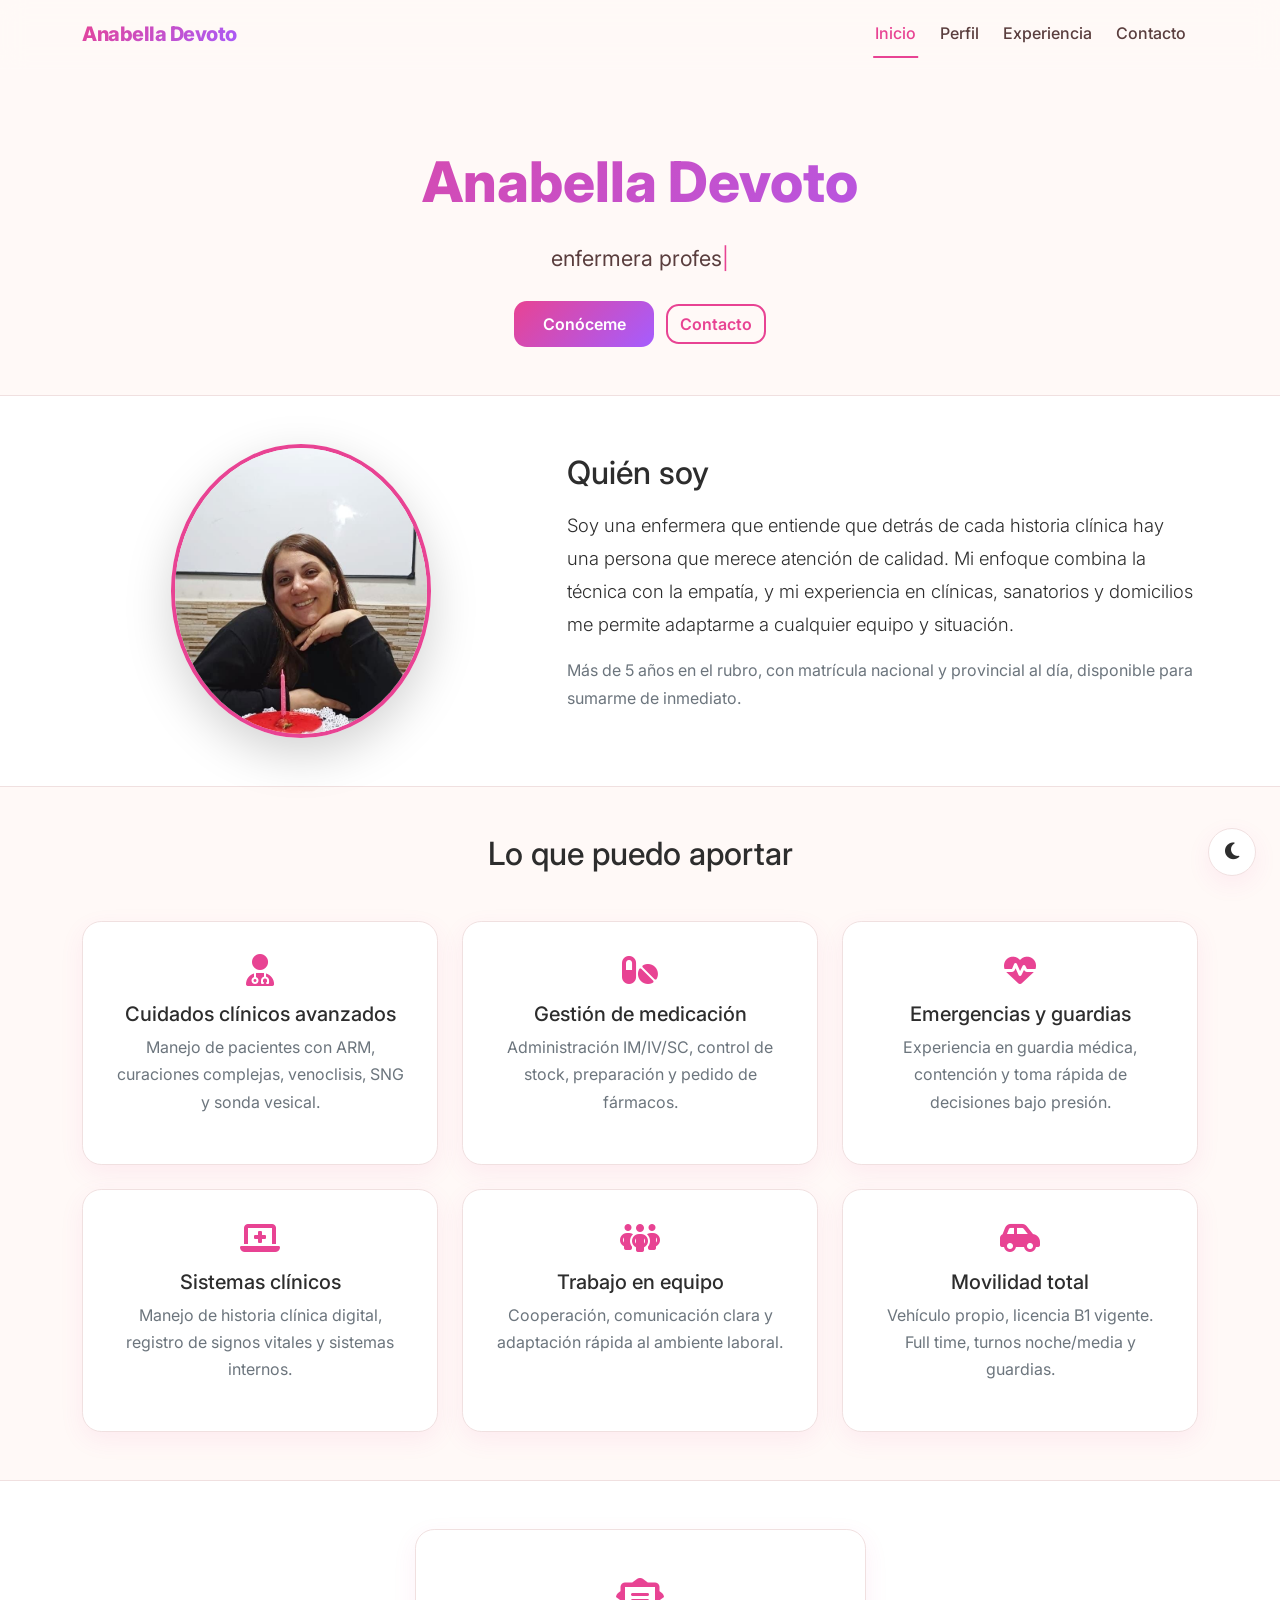
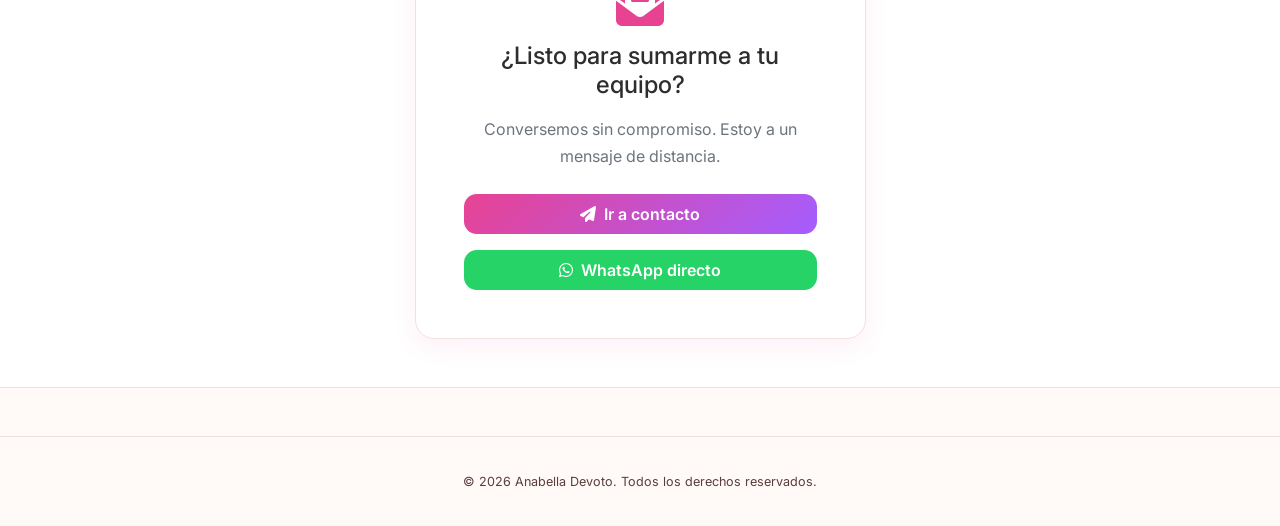
<file: index.html>
<!DOCTYPE html>
<html lang="es">
<head>
  <meta charset="UTF-8">
  <meta name="viewport" content="width=device-width, initial-scale=1.0">
  <title>Anabella Devoto | Enfermera Profesional</title>

  <!-- Meta tags anti-bots y de seguridad -->
  <meta name="robots" content="noindex, nofollow, noarchive, nosnippet">
  <meta http-equiv="Cache-Control" content="no-cache, no-store, must-revalidate">
  <meta http-equiv="Pragma" content="no-cache">
  <meta http-equiv="Expires" content="0">
  <meta name="description" content="Portafolio de Anabella Devoto, enfermera con más de 5 años de experiencia. Full time, vehículo propio. Contactala ahora.">
  <meta property="og:title" content="Anabella Devoto | Enfermera Profesional">
  <meta property="og:description" content="Vocación, experiencia y disponibilidad inmediata. Tu próxima enfermera está acá.">
  <meta property="og:image" content="assets/images/anabella-perfil.png">
  <meta property="og:type" content="website">
  <meta property="og:url" content="https://web1930.github.io/">

  <link href="https://cdn.jsdelivr.net/npm/bootstrap@5.3.3/dist/css/bootstrap.min.css" rel="stylesheet">
  <link rel="stylesheet" href="https://cdnjs.cloudflare.com/ajax/libs/font-awesome/6.5.1/css/all.min.css">
  <link rel="preconnect" href="https://fonts.googleapis.com">
  <link rel="preconnect" href="https://fonts.gstatic.com" crossorigin>
  <link href="https://fonts.googleapis.com/css2?family=Inter:wght@400;500;600;700;800&display=swap" rel="stylesheet">
  <link rel="stylesheet" href="assets/css/estilos.css">
</head>
<body>

  <nav class="navbar navbar-expand-lg sticky-top">
    <div class="container">
      <a class="navbar-brand" href="index.html">Anabella Devoto</a>
      <button class="navbar-toggler" type="button" data-bs-toggle="collapse" data-bs-target="#navbarNav"
              aria-controls="navbarNav" aria-expanded="false" aria-label="Menú de navegación">
        <span class="navbar-toggler-icon"></span>
      </button>
      <div class="collapse navbar-collapse" id="navbarNav">
        <ul class="navbar-nav ms-auto">
          <li class="nav-item"><a class="nav-link active" href="index.html">Inicio</a></li>
          <li class="nav-item"><a class="nav-link" href="perfil.html">Perfil</a></li>
          <li class="nav-item"><a class="nav-link" href="experiencia.html">Experiencia</a></li>
          <li class="nav-item"><a class="nav-link" href="contacto.html">Contacto</a></li>
        </ul>
      </div>
    </div>
  </nav>

  <!-- Hero -->
  <section class="hero-section">
    <div class="container">
      <h1 class="hero-name">Anabella Devoto</h1>
      <p class="hero-description">
        <span id="typed-text"></span><span class="typed-cursor">|</span>
      </p>
      <div class="mt-4">
        <a href="perfil.html" class="btn btn-primary me-2">Conóceme</a>
        <a href="contacto.html" class="btn btn-outline-primary">Contacto</a>
      </div>
    </div>
  </section>

  <!-- Quién soy -->
  <section class="py-5 bg-light-custom">
    <div class="container">
      <div class="row align-items-center g-5">
        <div class="col-md-5 text-center">
          <img src="assets/images/anabella-perfil.png" alt="Anabella Devoto" class="img-fluid rounded-circle shadow-lg" style="max-width: 260px; border: 4px solid var(--accent);">
        </div>
        <div class="col-md-7">
          <h2 class="mb-3">Quién soy</h2>
          <p class="lead" style="font-size: 1.15rem; line-height: 1.8;">
            Soy una enfermera que entiende que detrás de cada historia clínica hay una persona que merece atención de calidad.
            Mi enfoque combina la técnica con la empatía, y mi experiencia en clínicas, sanatorios y domicilios me permite adaptarme a cualquier equipo y situación.
          </p>
          <p class="text-secondary">
            Más de 5 años en el rubro, con matrícula nacional y provincial al día, disponible para sumarme de inmediato.
          </p>
        </div>
      </div>
    </div>
  </section>

  <!-- Lo que puedo aportar -->
  <section class="py-5">
    <div class="container">
      <h2 class="text-center mb-5">Lo que puedo aportar</h2>
      <div class="row g-4">
        <div class="col-md-4">
          <div class="custom-card text-center h-100">
            <i class="fa-solid fa-user-doctor fa-2x mb-3" style="color: var(--accent);"></i>
            <h3 class="h5">Cuidados clínicos avanzados</h3>
            <p class="text-secondary">Manejo de pacientes con ARM, curaciones complejas, venoclisis, SNG y sonda vesical.</p>
          </div>
        </div>
        <div class="col-md-4">
          <div class="custom-card text-center h-100">
            <i class="fa-solid fa-pills fa-2x mb-3" style="color: var(--accent);"></i>
            <h3 class="h5">Gestión de medicación</h3>
            <p class="text-secondary">Administración IM/IV/SC, control de stock, preparación y pedido de fármacos.</p>
          </div>
        </div>
        <div class="col-md-4">
          <div class="custom-card text-center h-100">
            <i class="fa-solid fa-heart-pulse fa-2x mb-3" style="color: var(--accent);"></i>
            <h3 class="h5">Emergencias y guardias</h3>
            <p class="text-secondary">Experiencia en guardia médica, contención y toma rápida de decisiones bajo presión.</p>
          </div>
        </div>
        <div class="col-md-4">
          <div class="custom-card text-center h-100">
            <i class="fa-solid fa-laptop-medical fa-2x mb-3" style="color: var(--accent);"></i>
            <h3 class="h5">Sistemas clínicos</h3>
            <p class="text-secondary">Manejo de historia clínica digital, registro de signos vitales y sistemas internos.</p>
          </div>
        </div>
        <div class="col-md-4">
          <div class="custom-card text-center h-100">
            <i class="fa-solid fa-people-group fa-2x mb-3" style="color: var(--accent);"></i>
            <h3 class="h5">Trabajo en equipo</h3>
            <p class="text-secondary">Cooperación, comunicación clara y adaptación rápida al ambiente laboral.</p>
          </div>
        </div>
        <div class="col-md-4">
          <div class="custom-card text-center h-100">
            <i class="fa-solid fa-car-side fa-2x mb-3" style="color: var(--accent);"></i>
            <h3 class="h5">Movilidad total</h3>
            <p class="text-secondary">Vehículo propio, licencia B1 vigente. Full time, turnos noche/media y guardias.</p>
          </div>
        </div>
      </div>
    </div>
  </section>

  <!-- Tarjeta de contacto (enganche final) -->
  <section class="py-5 bg-light-custom">
    <div class="container">
      <div class="row justify-content-center">
        <div class="col-md-6 col-lg-5">
          <div class="custom-card text-center p-4 p-md-5">
            <i class="fa-solid fa-envelope-open-text fa-3x mb-3" style="color: var(--accent);"></i>
            <h2 class="h4 mb-3">¿Listo para sumarme a tu equipo?</h2>
            <p class="text-secondary mb-4">Conversemos sin compromiso. Estoy a un mensaje de distancia.</p>
            <a href="contacto.html" class="btn btn-primary w-100 py-2">
              <i class="fa-solid fa-paper-plane me-2"></i>Ir a contacto
            </a>
            <!-- WhatsApp link protegido (se llenará con JS) -->
            <a id="whatsapp-link" href="#" target="_blank" rel="noopener noreferrer" class="btn btn-success w-100 mt-3 py-2">
              <i class="fa-brands fa-whatsapp me-2"></i>WhatsApp directo
            </a>
          </div>
        </div>
      </div>
    </div>
  </section>

  <button id="theme-toggle" class="theme-toggle" aria-label="Cambiar tema">
    <i class="fa-solid fa-moon"></i>
  </button>

  <footer class="footer">
    <div class="container">
      <small>&copy; 2026 Anabella Devoto. Todos los derechos reservados.</small>
    </div>
  </footer>

  <script src="https://cdn.jsdelivr.net/npm/bootstrap@5.3.3/dist/js/bootstrap.bundle.min.js"></script>
  <script src="assets/js/main.js"></script>
</body>
</html>
</file>
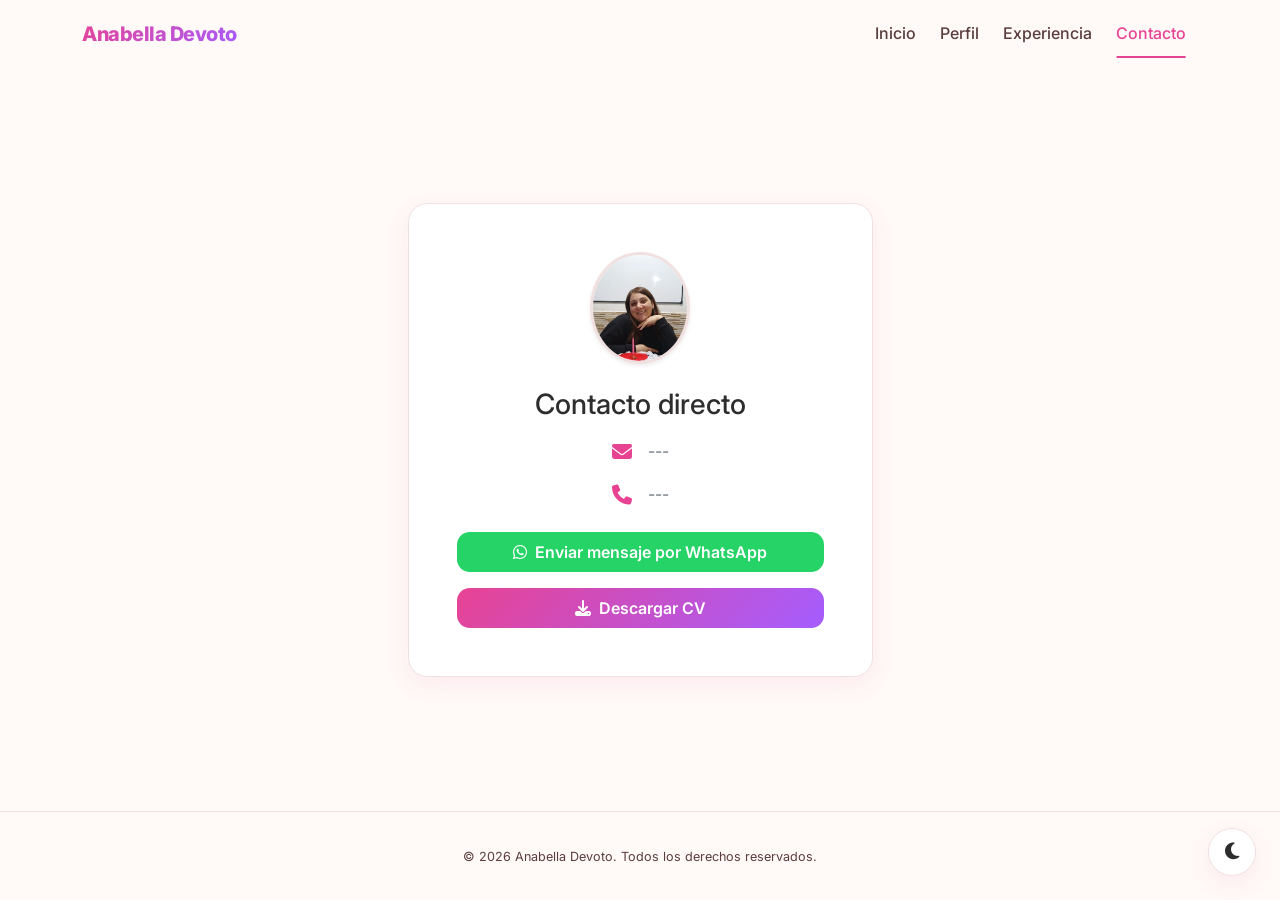
<file: contacto.html>
<!DOCTYPE html>
<html lang="es">
<head>
  <meta charset="UTF-8">
  <meta name="viewport" content="width=device-width, initial-scale=1.0">
  <title>Contacto | Anabella Devoto</title>

  <meta name="robots" content="noindex, nofollow, noarchive, nosnippet">
  <meta http-equiv="Cache-Control" content="no-cache, no-store, must-revalidate">
  <meta http-equiv="Pragma" content="no-cache">
  <meta http-equiv="Expires" content="0">
  <meta name="description" content="Contactá a Anabella Devoto directamente por WhatsApp o correo electrónico. Descargá su CV actualizado.">
  <meta property="og:title" content="Contacto | Anabella Devoto">
  <meta property="og:description" content="Escribile a Anabella para oportunidades laborales en el sector salud.">
  <meta property="og:image" content="assets/images/anabella-perfil.png">
  <meta property="og:type" content="website">
  <meta property="og:url" content="https://web1930.github.io/contacto.html">

  <link href="https://cdn.jsdelivr.net/npm/bootstrap@5.3.3/dist/css/bootstrap.min.css" rel="stylesheet">
  <link rel="stylesheet" href="https://cdnjs.cloudflare.com/ajax/libs/font-awesome/6.5.1/css/all.min.css">
  <link href="https://fonts.googleapis.com/css2?family=Inter:wght@400;500;600;700;800&display=swap" rel="stylesheet">
  <link rel="stylesheet" href="assets/css/estilos.css">
</head>
<body class="d-flex flex-column min-vh-100">

  <nav class="navbar navbar-expand-lg sticky-top">
    <div class="container">
      <a class="navbar-brand" href="index.html">Anabella Devoto</a>
      <button class="navbar-toggler" type="button" data-bs-toggle="collapse" data-bs-target="#navbarNav"
              aria-controls="navbarNav" aria-expanded="false" aria-label="Menú de navegación">
        <span class="navbar-toggler-icon"></span>
      </button>
      <div class="collapse navbar-collapse" id="navbarNav">
        <ul class="navbar-nav ms-auto">
          <li class="nav-item"><a class="nav-link" href="index.html">Inicio</a></li>
          <li class="nav-item"><a class="nav-link" href="perfil.html">Perfil</a></li>
          <li class="nav-item"><a class="nav-link" href="experiencia.html">Experiencia</a></li>
          <li class="nav-item"><a class="nav-link active" href="contacto.html">Contacto</a></li>
        </ul>
      </div>
    </div>
  </nav>

  <main class="container flex-grow-1 d-flex align-items-center justify-content-center py-5">
    <div class="col-md-6 col-lg-5">
      <div class="custom-card text-center p-4 p-md-5">
        <img src="assets/images/anabella-perfil.png" alt="Anabella Devoto" class="rounded-circle shadow-sm mb-4" width="100" height="100" style="object-fit: cover;">
        <h1 class="h3 mb-3">Contacto directo</h1>
        
        <!-- Email (se cargará con JS) -->
        <div class="d-flex align-items-center justify-content-center mb-3">
          <i class="fa-solid fa-envelope fa-lg me-3" style="color: var(--accent);"></i>
          <a id="email-link" href="#" class="text-decoration-none text-secondary">---</a>
        </div>
        
        <!-- Teléfono (se cargará con JS) -->
        <div class="d-flex align-items-center justify-content-center mb-4">
          <i class="fa-solid fa-phone fa-lg me-3" style="color: var(--accent);"></i>
          <span id="phone-display" class="text-secondary">---</span>
        </div>

        <!-- Botón de WhatsApp (se llenará con JS) -->
        <a id="whatsapp-link" href="#" target="_blank" rel="noopener noreferrer" class="btn btn-success w-100 mb-3 py-2">
          <i class="fa-brands fa-whatsapp me-2"></i>Enviar mensaje por WhatsApp
        </a>

        <!-- Descarga del CV protegida -->
        <a id="cv-download" href="#" class="btn btn-primary w-100 py-2">
          <i class="fa-solid fa-download me-2"></i>Descargar CV
        </a>
      </div>
    </div>
  </main>

  <button id="theme-toggle" class="theme-toggle" aria-label="Cambiar tema">
    <i class="fa-solid fa-moon"></i>
  </button>

  <footer class="footer mt-auto">
    <div class="container">
      <small>&copy; 2026 Anabella Devoto. Todos los derechos reservados.</small>
    </div>
  </footer>

  <script src="https://cdn.jsdelivr.net/npm/bootstrap@5.3.3/dist/js/bootstrap.bundle.min.js"></script>
  <script src="assets/js/main.js"></script>
</body>
</html>
</file>
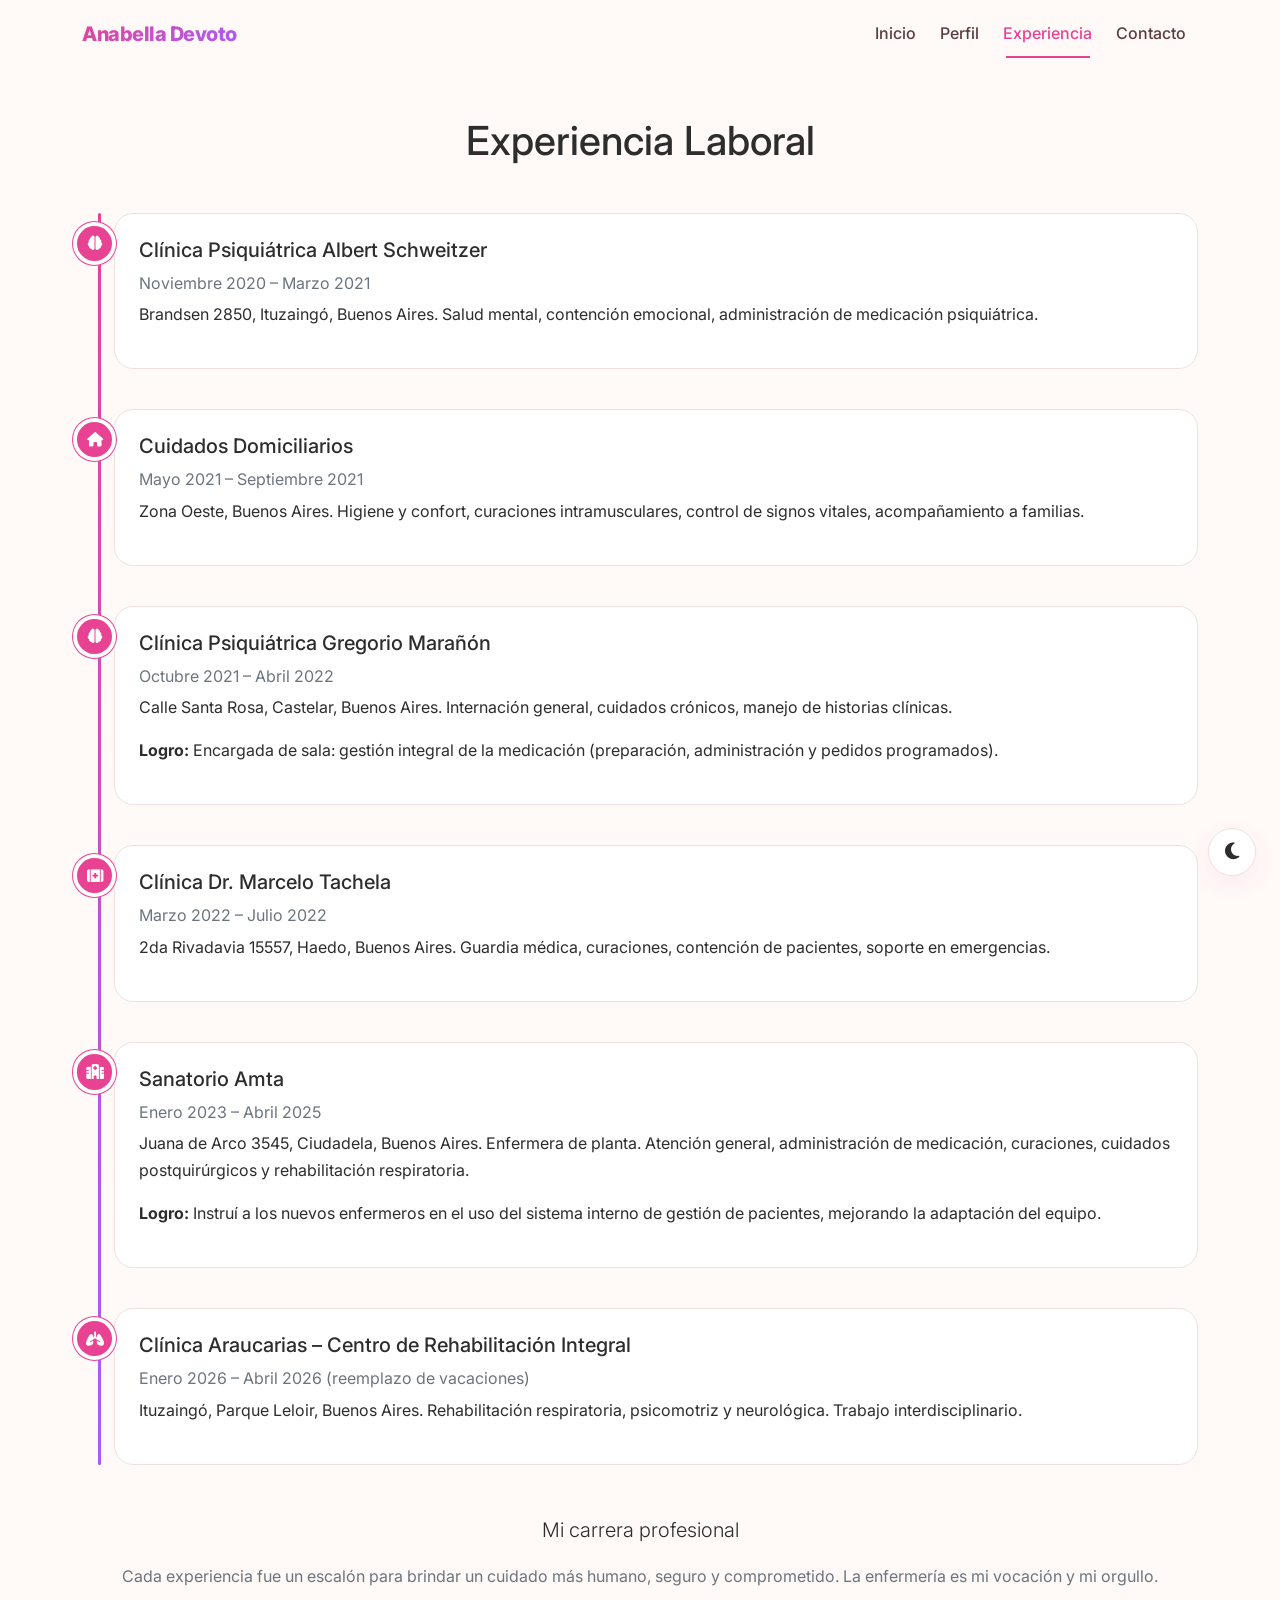
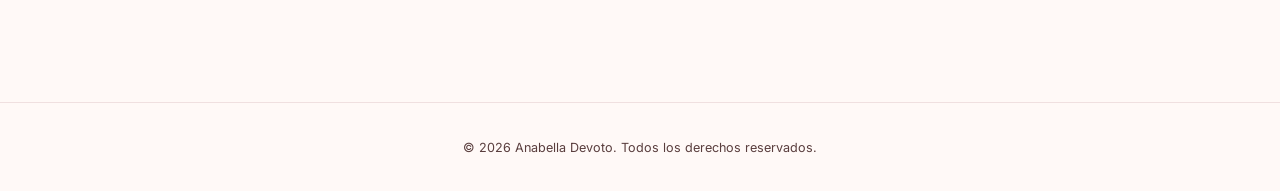
<file: experiencia.html>
<!DOCTYPE html>
<html lang="es">
<head>
  <meta charset="UTF-8">
  <meta name="viewport" content="width=device-width, initial-scale=1.0">
  <title>Experiencia | Anabella Devoto</title>

  <!-- Meta tags anti-bots y de seguridad -->
  <meta name="robots" content="noindex, nofollow, noarchive, nosnippet">
  <meta http-equiv="Cache-Control" content="no-cache, no-store, must-revalidate">
  <meta http-equiv="Pragma" content="no-cache">
  <meta http-equiv="Expires" content="0">
  <meta name="description" content="Trayectoria laboral de Anabella Devoto: enfermera con más de 5 años en sanatorios, clínicas y cuidados domiciliarios en Buenos Aires.">
  <meta property="og:title" content="Experiencia | Anabella Devoto">
  <meta property="og:description" content="Sanatorio Amta, Clínica Araucarias, Gregorio Marañón y más. Conoce su recorrido profesional.">
  <meta property="og:image" content="assets/anabella-perfil.jpg">
  <meta property="og:type" content="website">
  <meta property="og:url" content="https://tuusuario.github.io/experiencia.html">

  <link href="https://cdn.jsdelivr.net/npm/bootstrap@5.3.3/dist/css/bootstrap.min.css" rel="stylesheet">
  <link rel="stylesheet" href="https://cdnjs.cloudflare.com/ajax/libs/font-awesome/6.5.1/css/all.min.css">
  <link href="https://fonts.googleapis.com/css2?family=Inter:wght@400;500;600;700;800&display=swap" rel="stylesheet">
  <link rel="stylesheet" href="assets/css/estilos.css">
</head>
<body>

  <nav class="navbar navbar-expand-lg sticky-top">
    <div class="container">
      <a class="navbar-brand" href="index.html">Anabella Devoto</a>
      <button class="navbar-toggler" type="button" data-bs-toggle="collapse" data-bs-target="#navbarNav"
              aria-controls="navbarNav" aria-expanded="false" aria-label="Menú de navegación">
        <span class="navbar-toggler-icon"></span>
      </button>
      <div class="collapse navbar-collapse" id="navbarNav">
        <ul class="navbar-nav ms-auto">
          <li class="nav-item"><a class="nav-link" href="index.html">Inicio</a></li>
          <li class="nav-item"><a class="nav-link" href="perfil.html">Perfil</a></li>
          <li class="nav-item"><a class="nav-link active" href="experiencia.html">Experiencia</a></li>
          <li class="nav-item"><a class="nav-link" href="contacto.html">Contacto</a></li>
        </ul>
      </div>
    </div>
  </nav>

  <main class="container py-5">
    <h1 class="mb-5 text-center">Experiencia Laboral</h1>

    <div class="timeline">

      <!-- 1. Clínica Psiquiátrica Albert Schweitzer -->
      <div class="timeline-item">
        <div class="timeline-dot">
          <i class="fa-solid fa-brain"></i>
        </div>
        <div class="timeline-content">
          <h2 class="h5">Clínica Psiquiátrica Albert Schweitzer</h2>
          <p class="text-secondary mb-1">Noviembre 2020 – Marzo 2021</p>
          <p>Brandsen 2850, Ituzaingó, Buenos Aires. Salud mental, contención emocional, administración de medicación psiquiátrica.</p>
          <div class="detalle-expandible" style="display: none;">
            <hr>
            <strong>Habilidades aplicadas:</strong>
            <ul class="mb-2">
              <li>Contención emocional</li>
              <li>Administración de medicación psiquiátrica</li>
              <li>Trabajo en equipo interdisciplinario</li>
            </ul>
            <strong>Aprendizaje clave:</strong> Fortalecimiento de la contención en pacientes con crisis de ansiedad.
          </div>
        </div>
      </div>

      <!-- 2. Cuidados Domiciliarios (Zona Oeste) -->
      <div class="timeline-item">
        <div class="timeline-dot">
          <i class="fa-solid fa-house"></i>
        </div>
        <div class="timeline-content">
          <h2 class="h5">Cuidados Domiciliarios</h2>
          <p class="text-secondary mb-1">Mayo 2021 – Septiembre 2021</p>
          <p>Zona Oeste, Buenos Aires. Higiene y confort, curaciones intramusculares, control de signos vitales, acompañamiento a familias.</p>
          <div class="detalle-expandible" style="display: none;">
            <hr>
            <strong>Habilidades aplicadas:</strong>
            <ul class="mb-2">
              <li>Higiene y confort del paciente</li>
              <li>Curaciones intramusculares</li>
              <li>Control de signos vitales</li>
            </ul>
            <strong>Aprendizaje clave:</strong> Adaptación a distintos entornos familiares y empatía en el hogar.
          </div>
        </div>
      </div>

      <!-- 3. Clínica Psiquiátrica Gregorio Marañón -->
      <div class="timeline-item">
        <div class="timeline-dot">
          <i class="fa-solid fa-brain"></i>
        </div>
        <div class="timeline-content">
          <h2 class="h5">Clínica Psiquiátrica Gregorio Marañón</h2>
          <p class="text-secondary mb-1">Octubre 2021 – Abril 2022</p>
          <p>Calle Santa Rosa, Castelar, Buenos Aires. Internación general, cuidados crónicos, manejo de historias clínicas.</p>
          <p><strong>Logro:</strong> Encargada de sala: gestión integral de la medicación (preparación, administración y pedidos programados).</p>
          <div class="detalle-expandible" style="display: none;">
            <hr>
            <strong>Habilidades aplicadas:</strong>
            <ul class="mb-2">
              <li>Manejo de medicación controlada</li>
              <li>Coordinación de sala</li>
              <li>Historia clínica digital</li>
            </ul>
            <strong>Aprendizaje clave:</strong> Gestión autónoma de suministros en entornos de alta demanda.
          </div>
        </div>
      </div>

      <!-- 4. Clínica Dr. Marcelo Tachela -->
      <div class="timeline-item">
        <div class="timeline-dot">
          <i class="fa-solid fa-kit-medical"></i>
        </div>
        <div class="timeline-content">
          <h2 class="h5">Clínica Dr. Marcelo Tachela</h2>
          <p class="text-secondary mb-1">Marzo 2022 – Julio 2022</p>
          <p>2da Rivadavia 15557, Haedo, Buenos Aires. Guardia médica, curaciones, contención de pacientes, soporte en emergencias.</p>
          <div class="detalle-expandible" style="display: none;">
            <hr>
            <strong>Habilidades aplicadas:</strong>
            <ul class="mb-2">
              <li>Atención en emergencias</li>
              <li>Curaciones</li>
              <li>Contención de pacientes</li>
            </ul>
            <strong>Aprendizaje clave:</strong> Toma rápida de decisiones en guardia.
          </div>
        </div>
      </div>

      <!-- 5. Sanatorio Amta -->
      <div class="timeline-item">
        <div class="timeline-dot">
          <i class="fa-solid fa-hospital"></i>
        </div>
        <div class="timeline-content">
          <h2 class="h5">Sanatorio Amta</h2>
          <p class="text-secondary mb-1">Enero 2023 – Abril 2025</p>
          <p>Juana de Arco 3545, Ciudadela, Buenos Aires. Enfermera de planta. Atención general, administración de medicación, curaciones, cuidados postquirúrgicos y rehabilitación respiratoria.</p>
          <p><strong>Logro:</strong> Instruí a los nuevos enfermeros en el uso del sistema interno de gestión de pacientes, mejorando la adaptación del equipo.</p>
          <div class="detalle-expandible" style="display: none;">
            <hr>
            <strong>Habilidades aplicadas:</strong>
            <ul class="mb-2">
              <li>Administración de medicación IM/IV/SC</li>
              <li>Control de stock de medicamentos</li>
              <li>Registros en historia clínica</li>
            </ul>
            <strong>Aprendizaje clave:</strong> Liderazgo en capacitación de pares y manejo de sistemas digitales.
          </div>
        </div>
      </div>

      <!-- 6. Clínica Araucarias – Centro de Rehabilitación Integral (reemplazo vacaciones) -->
      <div class="timeline-item">
        <div class="timeline-dot">
          <i class="fa-solid fa-lungs"></i>
        </div>
        <div class="timeline-content">
          <h2 class="h5">Clínica Araucarias – Centro de Rehabilitación Integral</h2>
          <p class="text-secondary mb-1">Enero 2026 – Abril 2026 (reemplazo de vacaciones)</p>
          <p>Ituzaingó, Parque Leloir, Buenos Aires. Rehabilitación respiratoria, psicomotriz y neurológica. Trabajo interdisciplinario.</p>
          <div class="detalle-expandible" style="display: none;">
            <hr>
            <strong>Habilidades aplicadas:</strong>
            <ul class="mb-2">
              <li>Manejo de pacientes con ARM</li>
              <li>Venoclisis</li>
              <li>Curaciones avanzadas</li>
            </ul>
            <strong>Aprendizaje clave:</strong> Abordaje integral del paciente neurológico en rehabilitación.
          </div>
        </div>
      </div>

    </div>

    <!-- Cierre “Mi carrera profesional” -->
    <div class="text-center mt-5">
      <p class="lead">Mi carrera profesional</p>
      <p class="text-secondary">Cada experiencia fue un escalón para brindar un cuidado más humano, seguro y comprometido. La enfermería es mi vocación y mi orgullo.</p>
    </div>

  </main>

  <button id="theme-toggle" class="theme-toggle" aria-label="Cambiar tema">
    <i class="fa-solid fa-moon"></i>
  </button>

  <footer class="footer">
    <div class="container">
      <small>&copy; 2026 Anabella Devoto. Todos los derechos reservados.</small>
    </div>
  </footer>

  <script src="https://cdn.jsdelivr.net/npm/bootstrap@5.3.3/dist/js/bootstrap.bundle.min.js"></script>
  <script src="assets/js/main.js"></script>
</body>
</html>
</file>
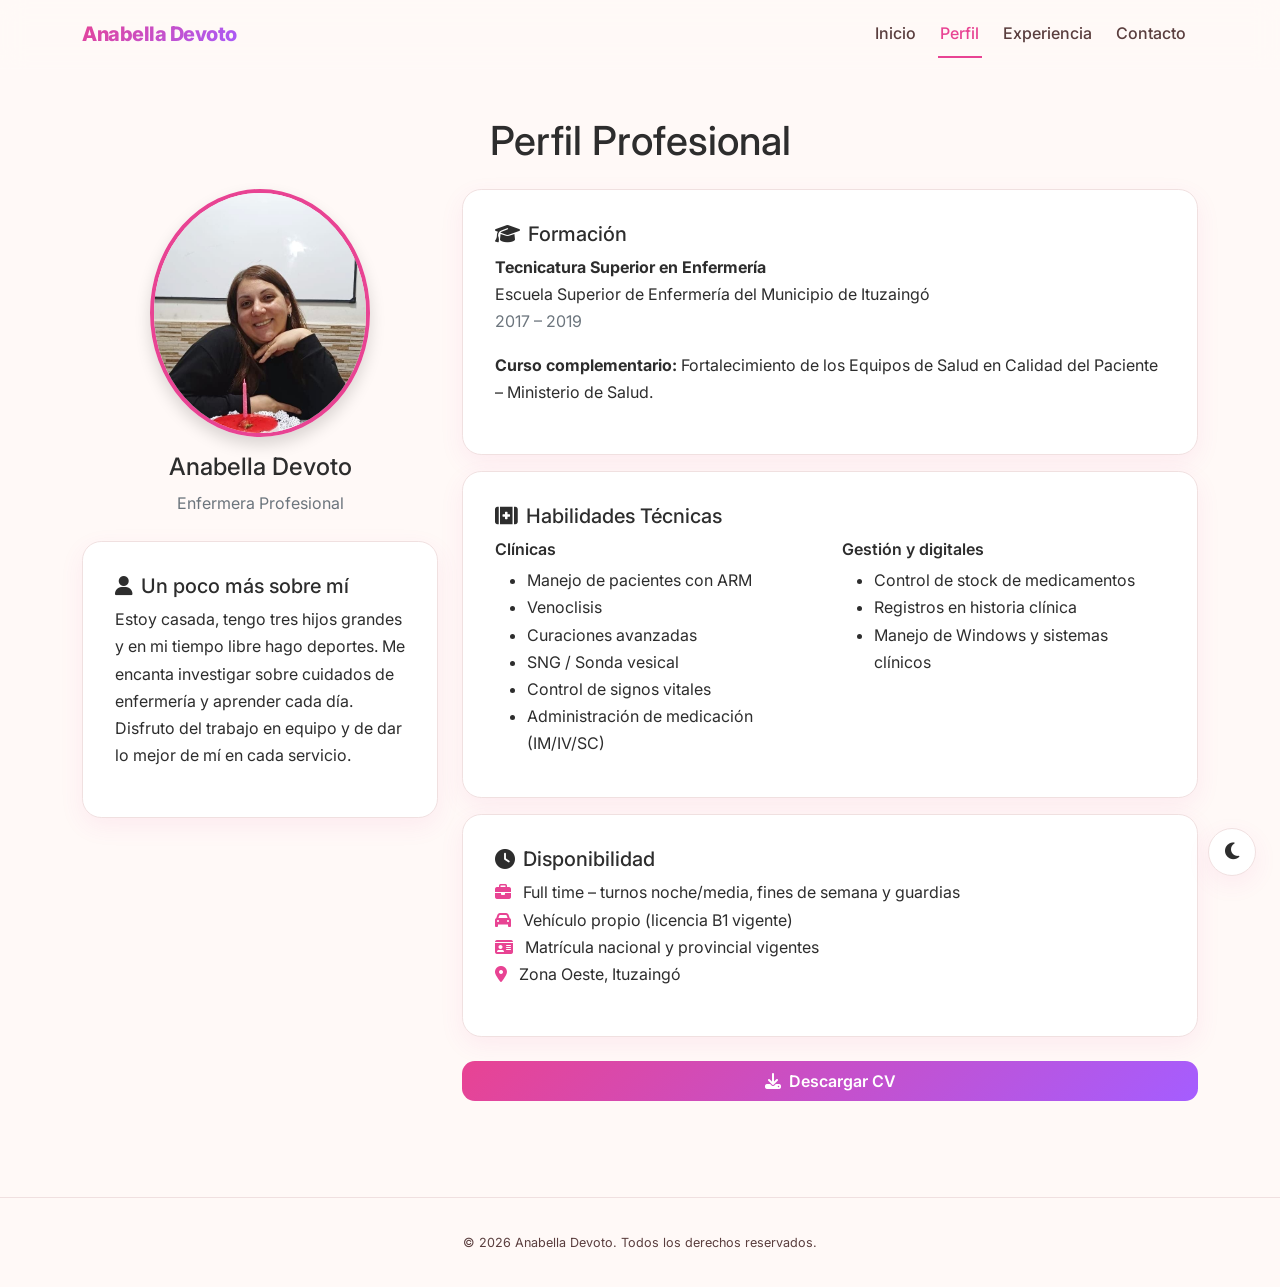
<file: perfil.html>
<!DOCTYPE html>
<html lang="es">
<head>
  <meta charset="UTF-8">
  <meta name="viewport" content="width=device-width, initial-scale=1.0">
  <title>Perfil | Anabella Devoto</title>

  <meta name="robots" content="noindex, nofollow, noarchive, nosnippet">
  <meta http-equiv="Cache-Control" content="no-cache, no-store, must-revalidate">
  <meta http-equiv="Pragma" content="no-cache">
  <meta http-equiv="Expires" content="0">
  <meta name="description" content="Perfil profesional de Anabella Devoto. Enfermera con vocación, capacitación continua y más de 5 años de experiencia en Buenos Aires.">
  <meta property="og:title" content="Perfil | Anabella Devoto">
  <meta property="og:description" content="Conoce la formación, habilidades técnicas y disponibilidad de Anabella como enfermera.">
  <meta property="og:image" content="assets/images/anabella-perfil.png">
  <meta property="og:type" content="website">
  <meta property="og:url" content="https://web1930.github.io/perfil.html">

  <link href="https://cdn.jsdelivr.net/npm/bootstrap@5.3.3/dist/css/bootstrap.min.css" rel="stylesheet">
  <link rel="stylesheet" href="https://cdnjs.cloudflare.com/ajax/libs/font-awesome/6.5.1/css/all.min.css">
  <link href="https://fonts.googleapis.com/css2?family=Inter:wght@400;500;600;700;800&display=swap" rel="stylesheet">
  <link rel="stylesheet" href="assets/css/estilos.css">
</head>
<body>

  <nav class="navbar navbar-expand-lg sticky-top">
    <div class="container">
      <a class="navbar-brand" href="index.html">Anabella Devoto</a>
      <button class="navbar-toggler" type="button" data-bs-toggle="collapse" data-bs-target="#navbarNav"
              aria-controls="navbarNav" aria-expanded="false" aria-label="Menú de navegación">
        <span class="navbar-toggler-icon"></span>
      </button>
      <div class="collapse navbar-collapse" id="navbarNav">
        <ul class="navbar-nav ms-auto">
          <li class="nav-item"><a class="nav-link" href="index.html">Inicio</a></li>
          <li class="nav-item"><a class="nav-link active" aria-current="page" href="perfil.html">Perfil</a></li>
          <li class="nav-item"><a class="nav-link" href="experiencia.html">Experiencia</a></li>
          <li class="nav-item"><a class="nav-link" href="contacto.html">Contacto</a></li>
        </ul>
      </div>
    </div>
  </nav>

  <main class="container py-5">
    <h1 class="mb-4 text-center">Perfil Profesional</h1>

    <div class="row g-4">
      <div class="col-md-4">
        <div class="text-center">
          <img src="assets/images/anabella-perfil.png" alt="Anabella Devoto" class="img-fluid rounded-circle shadow mb-3" style="max-width: 220px; border: 4px solid var(--accent);">
          <h2 class="h4">Anabella Devoto</h2>
          <p class="text-secondary">Enfermera Profesional</p>
        </div>

        <div class="custom-card mt-4">
          <h3 class="h5"><i class="fa-solid fa-user me-2"></i>Un poco más sobre mí</h3>
          <p>Estoy casada, tengo tres hijos grandes y en mi tiempo libre hago deportes. Me encanta investigar sobre cuidados de enfermería y aprender cada día. Disfruto del trabajo en equipo y de dar lo mejor de mí en cada servicio.</p>
        </div>
      </div>

      <div class="col-md-8">
        <div class="custom-card">
          <h3 class="h5"><i class="fa-solid fa-graduation-cap me-2"></i>Formación</h3>
          <p><strong>Tecnicatura Superior en Enfermería</strong><br>
          Escuela Superior de Enfermería del Municipio de Ituzaingó<br>
          <span class="text-secondary">2017 – 2019</span></p>
          <p class="mt-2"><strong>Curso complementario:</strong> Fortalecimiento de los Equipos de Salud en Calidad del Paciente – Ministerio de Salud.</p>
        </div>

        <div class="custom-card mt-3">
          <h3 class="h5"><i class="fa-solid fa-kit-medical me-2"></i>Habilidades Técnicas</h3>
          <div class="row">
            <div class="col-sm-6">
              <p class="fw-semibold mb-1">Clínicas</p>
              <ul class="mb-2">
                <li>Manejo de pacientes con ARM</li>
                <li>Venoclisis</li>
                <li>Curaciones avanzadas</li>
                <li>SNG / Sonda vesical</li>
                <li>Control de signos vitales</li>
                <li>Administración de medicación (IM/IV/SC)</li>
              </ul>
            </div>
            <div class="col-sm-6">
              <p class="fw-semibold mb-1">Gestión y digitales</p>
              <ul>
                <li>Control de stock de medicamentos</li>
                <li>Registros en historia clínica</li>
                <li>Manejo de Windows y sistemas clínicos</li>
              </ul>
            </div>
          </div>
        </div>

        <div class="custom-card mt-3">
          <h3 class="h5"><i class="fa-solid fa-clock me-2"></i>Disponibilidad</h3>
          <ul class="list-unstyled">
            <li><i class="fa-solid fa-briefcase me-2" style="color: var(--accent);"></i> Full time – turnos noche/media, fines de semana y guardias</li>
            <li><i class="fa-solid fa-car me-2" style="color: var(--accent);"></i> Vehículo propio (licencia B1 vigente)</li>
            <li><i class="fa-solid fa-id-card me-2" style="color: var(--accent);"></i> Matrícula nacional y provincial vigentes</li>
            <li><i class="fa-solid fa-location-dot me-2" style="color: var(--accent);"></i> Zona Oeste, Ituzaingó</li>
          </ul>
        </div>

        <div class="mt-4 text-center">
          <a id="cv-download" href="#" class="btn btn-primary w-100 py-2">
            <i class="fa-solid fa-download me-2"></i>Descargar CV
          </a>
        </div>
      </div>
    </div>
  </main>

  <button id="theme-toggle" class="theme-toggle" aria-label="Cambiar tema">
    <i class="fa-solid fa-moon"></i>
  </button>

  <footer class="footer">
    <div class="container">
      <small>&copy; 2026 Anabella Devoto. Todos los derechos reservados.</small>
    </div>
  </footer>

  <script src="https://cdn.jsdelivr.net/npm/bootstrap@5.3.3/dist/js/bootstrap.bundle.min.js"></script>
  <script src="assets/js/main.js"></script>
</body>
</html>
</file>
<file: assets/css/estilos.css>
/* ========== 1. VARIABLES Y CONFIGURACIÓN ========== */
:root {
  /* Paleta modo claro */
  --accent: #e84393;
  --accent-2: #a55dff;
  --bg: #fff9f7;
  --bg-card: #ffffff;
  --text: #2d2d2d;
  --text-secondary: #5a3e3e;
  --border: #f0e0e0;
  --shadow: 0 8px 24px rgba(232, 67, 147, 0.08);
  --shadow-hover: 0 16px 32px rgba(0, 0, 0, 0.12);
  --radius: 1.2rem;
  --transition: all 0.3s cubic-bezier(0.2, 0.9, 0.4, 1.1);
  --glass-bg: rgba(255, 249, 247, 0.85);
}

[data-theme="dark"] {
  /* Paleta modo oscuro */
  --accent: #3bc0fc;
  --accent-2: #a55dff;
  --bg: #0f0f0f;
  --bg-card: #191919;
  --text: #f5f5f5;
  --text-secondary: #c0b0b0;
  --border: #2a2a2a;
  --shadow: 0 8px 24px rgba(59, 192, 252, 0.08);
  --shadow-hover: 0 16px 32px rgba(0, 0, 0, 0.3);
  --glass-bg: rgba(15, 15, 15, 0.85);
}

/* ========== 2. BASE Y TIPOGRAFÍA ========== */
* {
  margin: 0;
  padding: 0;
  box-sizing: border-box;
}

html {
  scroll-behavior: smooth;
}

body {
  font-family: 'Inter', system-ui, -apple-system, sans-serif;
  background-color: var(--bg);
  color: var(--text);
  transition: background-color 0.3s, color 0.3s;
  line-height: 1.7;
  overflow-x: hidden;
}

/* Animación de entrada para elementos principales */
@keyframes fadeInUp {
  from {
    opacity: 0;
    transform: translateY(30px);
  }
  to {
    opacity: 1;
    transform: translateY(0);
  }
}

.hero-section,
.custom-card,
.timeline-item,
.perfil-info {
  animation: fadeInUp 0.6s ease forwards;
}

/* Retrasos escalonados para tarjetas */
.custom-card:nth-child(1) { animation-delay: 0.05s; }
.custom-card:nth-child(2) { animation-delay: 0.1s; }
.custom-card:nth-child(3) { animation-delay: 0.15s; }
.custom-card:nth-child(4) { animation-delay: 0.2s; }
.custom-card:nth-child(5) { animation-delay: 0.25s; }
.custom-card:nth-child(6) { animation-delay: 0.3s; }

/* ========== 3. BOTÓN DE TEMA MEJORADO ========== */
.theme-toggle {
  position: fixed;
  bottom: 1.5rem;
  right: 1.5rem;
  z-index: 1050;
  background: var(--bg-card);
  border: 1px solid var(--border);
  border-radius: 50%;
  width: 3rem;
  height: 3rem;
  display: flex;
  align-items: center;
  justify-content: center;
  box-shadow: var(--shadow);
  cursor: pointer;
  transition: var(--transition);
  color: var(--text);
  font-size: 1.2rem;
  backdrop-filter: blur(4px);
}

.theme-toggle:hover {
  transform: scale(1.1) rotate(15deg);
  box-shadow: var(--shadow-hover);
}

.theme-toggle:active {
  transform: scale(0.95);
}

/* ========== 4. NAVBAR CON GLASSMORPHISM ========== */
.navbar {
  background: var(--glass-bg) !important;
  backdrop-filter: blur(12px);
  border-bottom: 1px solid rgba(255, 255, 255, 0.1);
  padding: 0.75rem 1rem;
  transition: var(--transition);
}

[data-theme="dark"] .navbar {
  border-bottom-color: rgba(255, 255, 255, 0.05);
}

.navbar-brand {
  font-weight: 800;
  letter-spacing: -0.5px;
  background: linear-gradient(135deg, var(--accent), var(--accent-2));
  -webkit-background-clip: text;
  background-clip: text;
  -webkit-text-fill-color: transparent;
  transition: var(--transition);
}

.navbar-brand:hover {
  transform: scale(1.02);
}

.nav-link {
  font-weight: 500;
  color: var(--text-secondary) !important;
  margin: 0 0.25rem;
  border-radius: 0.5rem;
  transition: var(--transition);
  position: relative;
}

.nav-link::after {
  content: '';
  position: absolute;
  bottom: -2px;
  left: 50%;
  width: 0;
  height: 2px;
  background: var(--accent);
  transition: all 0.3s ease;
  transform: translateX(-50%);
}

.nav-link:hover::after,
.nav-link.active::after {
  width: 80%;
}

.nav-link:hover,
.nav-link.active {
  color: var(--accent) !important;
  background-color: transparent;
}

/* ========== 5. HERO MEJORADO ========== */
.hero-section {
  padding: 5rem 0 3rem;
  text-align: center;
}

.hero-name {
  font-size: 3.5rem;
  font-weight: 800;
  background: linear-gradient(135deg, var(--accent), var(--accent-2));
  -webkit-background-clip: text;
  background-clip: text;
  -webkit-text-fill-color: transparent;
  animation: fadeInUp 0.6s ease;
}

.hero-description {
  font-size: 1.35rem;
  color: var(--text-secondary);
  max-width: 650px;
  margin: 1.5rem auto;
}

.typed-cursor {
  font-weight: 400;
  color: var(--accent);
  animation: blink 0.8s infinite;
}

@keyframes blink {
  0%, 100% { opacity: 1; }
  50% { opacity: 0; }
}

/* ========== 6. TARJETAS (CARDS) CON EFECTOS ========== */
.custom-card {
  background: var(--bg-card);
  border: 1px solid var(--border);
  border-radius: var(--radius);
  padding: 2rem;
  box-shadow: var(--shadow);
  transition: var(--transition);
  backdrop-filter: blur(2px);
}

.custom-card:hover {
  transform: translateY(-6px);
  box-shadow: var(--shadow-hover);
  border-color: var(--accent);
}

.custom-card .rounded-circle {
  border: 3px solid var(--border);
  transition: var(--transition);
}

.custom-card .rounded-circle:hover {
  transform: scale(1.02);
  border-color: var(--accent);
}

/* ========== 7. LÍNEA DE TIEMPO MODERNA ========== */
.timeline {
  position: relative;
  padding-left: 2rem;
}

.timeline::before {
  content: '';
  position: absolute;
  left: 1rem;
  top: 0;
  bottom: 0;
  width: 3px;
  background: linear-gradient(to bottom, var(--accent), var(--accent-2));
  border-radius: 3px;
}

.timeline-item {
  position: relative;
  margin-bottom: 2.5rem;
}

.timeline-dot {
  position: absolute;
  left: -2.3rem;
  top: 0.8rem;
  width: 2.2rem;
  height: 2.2rem;
  background: var(--accent);
  border-radius: 50%;
  display: flex;
  align-items: center;
  justify-content: center;
  color: #fff;
  font-size: 0.9rem;
  cursor: pointer;
  transition: var(--transition);
  box-shadow: 0 0 0 4px var(--bg-card), 0 0 0 5px var(--accent);
  z-index: 2;
}

.timeline-dot:hover {
  transform: scale(1.15);
  box-shadow: 0 0 0 4px var(--bg-card), 0 0 0 6px var(--accent), 0 0 0 12px rgba(232, 67, 147, 0.2);
  animation: pulse 1.5s infinite;
}

@keyframes pulse {
  0% {
    box-shadow: 0 0 0 4px var(--bg-card), 0 0 0 5px var(--accent);
  }
  70% {
    box-shadow: 0 0 0 4px var(--bg-card), 0 0 0 9px var(--accent), 0 0 0 12px rgba(232, 67, 147, 0);
  }
  100% {
    box-shadow: 0 0 0 4px var(--bg-card), 0 0 0 5px var(--accent);
  }
}

.timeline-content {
  background: var(--bg-card);
  border: 1px solid var(--border);
  border-radius: var(--radius);
  padding: 1.5rem;
  transition: var(--transition);
  position: relative;
  overflow: hidden;
}

.timeline-content::before {
  content: '';
  position: absolute;
  left: 0;
  top: 0;
  width: 4px;
  height: 100%;
  background: linear-gradient(to bottom, var(--accent), var(--accent-2));
  opacity: 0;
  transition: opacity 0.3s;
}

.timeline-content:hover::before {
  opacity: 1;
}

.timeline-content.highlight {
  box-shadow: 0 0 18px rgba(255, 215, 0, 0.5);
  transform: scale(1.01);
}

/* ========== 8. BOTONES MEJORADOS ========== */
.btn {
  transition: var(--transition);
  border-radius: 0.8rem;
  font-weight: 600;
  position: relative;
  overflow: hidden;
}

.btn::after {
  content: '';
  position: absolute;
  top: 50%;
  left: 50%;
  width: 0;
  height: 0;
  border-radius: 50%;
  background: rgba(255, 255, 255, 0.3);
  transform: translate(-50%, -50%);
  transition: width 0.4s, height 0.4s;
}

.btn:active::after {
  width: 200%;
  height: 200%;
}

.btn-primary {
  background: linear-gradient(135deg, var(--accent), var(--accent-2));
  border: none;
  padding: 0.7rem 1.8rem;
}

.btn-primary:hover {
  transform: translateY(-2px);
  box-shadow: 0 8px 20px rgba(232, 67, 147, 0.3);
}

.btn-outline-primary {
  border: 2px solid var(--accent);
  color: var(--accent);
  background: transparent;
}

.btn-outline-primary:hover {
  background: var(--accent);
  color: #fff;
  transform: translateY(-2px);
}

.btn-success {
  background-color: #25D366;
  border: none;
}

.btn-success:hover {
  background-color: #20b859;
  transform: translateY(-2px);
  box-shadow: 0 8px 20px rgba(37, 211, 102, 0.3);
}

/* ========== 9. FOOTER ========== */
.footer {
  text-align: center;
  padding: 2rem;
  color: var(--text-secondary);
  border-top: 1px solid var(--border);
  margin-top: 3rem;
  font-size: 0.9rem;
}

/* ========== 10. SECCIONES ESPECIALES ========== */
.bg-light-custom {
  background-color: var(--bg-card);
  border-top: 1px solid var(--border);
  border-bottom: 1px solid var(--border);
  transition: var(--transition);
}

/* ========== 11. MEJORAS EN IMÁGENES ========== */
img {
  max-width: 100%;
  height: auto;
  border-radius: var(--radius);
  transition: var(--transition);
}

img:not(.navbar-brand img):hover {
  transform: scale(1.02);
  box-shadow: var(--shadow-hover);
}

/* ========== 12. ACCESIBILIDAD ========== */
a:focus-visible,
button:focus-visible,
.timeline-dot:focus-visible {
  outline: 3px solid var(--accent);
  outline-offset: 3px;
  border-radius: 4px;
}

/* ========== 13. RESPONSIVE AVANZADO ========== */
@media (max-width: 768px) {
  .hero-name {
    font-size: 2.2rem;
  }
  .hero-description {
    font-size: 1.1rem;
  }
  .timeline {
    padding-left: 1.5rem;
  }
  .timeline-dot {
    left: -1.8rem;
    width: 1.8rem;
    height: 1.8rem;
    font-size: 0.8rem;
  }
  .custom-card {
    padding: 1.5rem;
  }
  .theme-toggle {
    bottom: 1rem;
    right: 1rem;
    width: 2.5rem;
    height: 2.5rem;
  }
}

@media (max-width: 576px) {
  .btn {
    font-size: 0.9rem;
    padding: 0.6rem 1.2rem;
  }
  .hero-section {
    padding: 3rem 0 1.5rem;
  }
  .navbar-brand {
    font-size: 1.2rem;
  }
  .nav-link {
    font-size: 0.95rem;
  }
}

/* ========== 14. UTILIDADES ADICIONALES ========== */
.text-gradient {
  background: linear-gradient(135deg, var(--accent), var(--accent-2));
  -webkit-background-clip: text;
  background-clip: text;
  -webkit-text-fill-color: transparent;
}

.shadow-glow {
  box-shadow: 0 0 15px rgba(232, 67, 147, 0.3);
}

.transition-smooth {
  transition: var(--transition);
}
</file>
